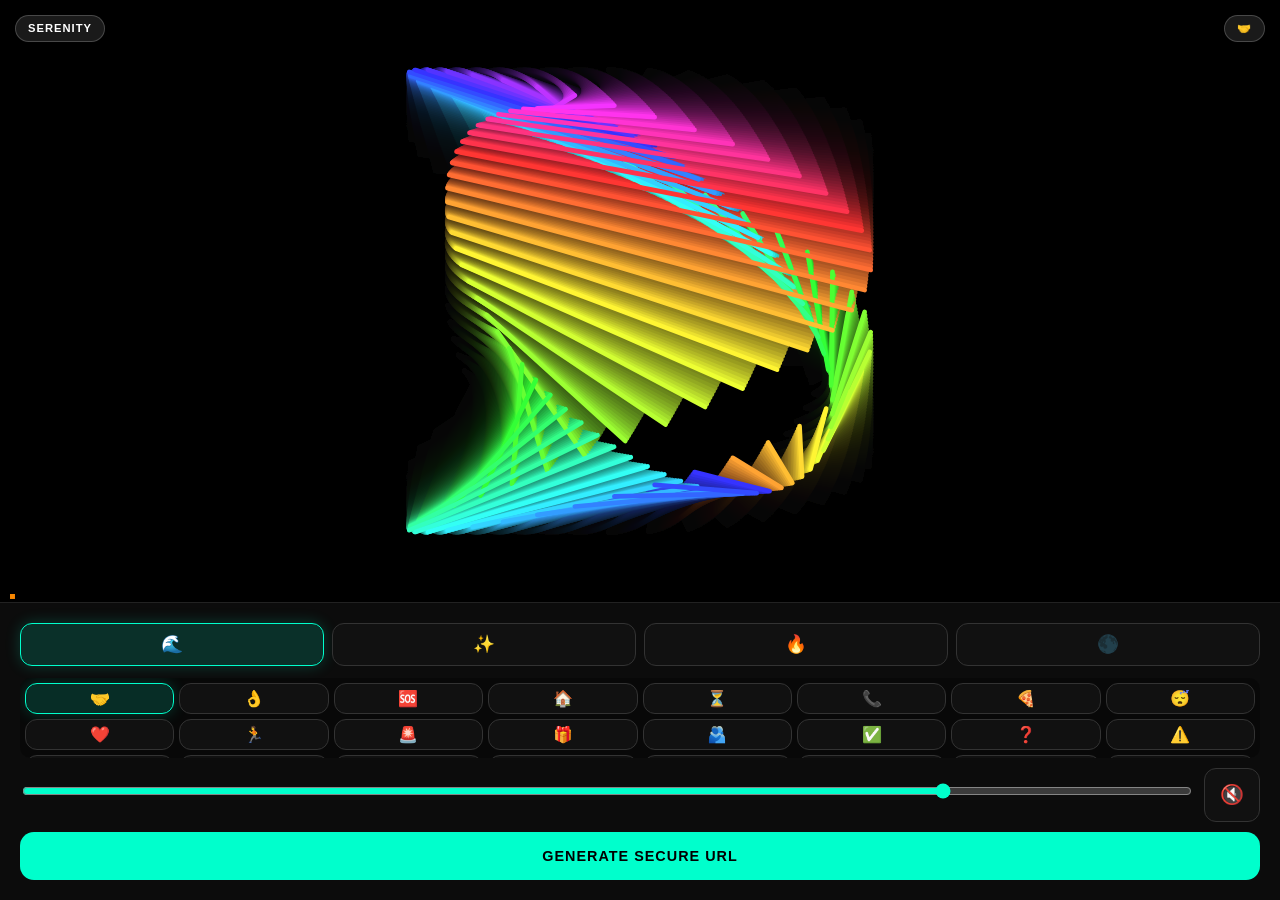
<file: index.html>
<!DOCTYPE html>
<html lang="en">

<head>
    <meta charset="UTF-8">
    <meta name="viewport" content="width=device-width, initial-scale=1.0, maximum-scale=1.0, user-scalable=no">
    <title>SilentSpeak | Supernova v6</title>
    <link rel="stylesheet" href="style.css">
</head>

<body>

    <div class="app-container">
        <!-- CREATE VIEW -->
        <section id="view-create" class="view active">
            <div class="canvas-wrapper">
                <canvas id="preview-canvas"></canvas>
                <div class="status-overlay">
                    <div class="mini-badge" id="badge-emo">SERENITY</div>
                    <div class="mini-badge" style="color:var(--accent)" id="badge-int">🤝</div>
                </div>
            </div>
            <div class="controls">
                <div class="grid">
                    <button class="emo-btn selected" data-emo="serenity">🌊</button>
                    <button class="emo-btn" data-emo="joy">✨</button>
                    <button class="emo-btn" data-emo="rage">🔥</button>
                    <button class="emo-btn" data-emo="grief">🌑</button>
                </div>
                <div class="emoji-grid" id="intent-picker"></div>

                <div style="display:flex; gap:10px; margin-bottom:10px;">
                    <input type="range" id="intensity" min="1" max="100" value="80"
                        style="flex-grow:1; accent-color:var(--accent)">
                    <button id="btn-sound" style="padding:5px 15px; font-size:1.2rem;" title="Toggle Sound">🔇</button>
                </div>

                <button id="goto-encrypt" class="primary-btn">GENERATE SECURE URL</button>
            </div>
        </section>

        <!-- ENCRYPT VIEW -->
        <section id="view-encrypt" class="view">
            <div class="controls" style="margin-top:auto; border-top:none;">
                <h3 style="margin-bottom:20px; text-align:center">Protect with Passphrase</h3>

                <div class="pass-display" id="disp-en"></div>
                <div class="pass-pad" id="pad-en"></div>

                <div style="text-align:center; margin-top:10px; opacity:0.7; font-size:0.8rem;">SELECT SECRET SIGIL
                </div>
                <div id="secret-picker" class="secret-grid"></div>

                <button id="do-encrypt" class="primary-btn" style="margin-top:15px;">LOCK &
                    CREATE</button>

                <div id="result-area" style="display:none; margin-top:20px;">
                    <input type="text" id="final-link" readonly style="color:var(--accent)">
                    <button id="copy-btn" style="width:100%; background:#fff; color:#000; font-weight:bold;">COPY
                        LINK</button>
                </div>
                <button onclick="switchView('create')"
                    style="width:100%; background:none; border:none; color:#555; margin-top:15px;">← BACK TO
                    CANVAS</button>
            </div>
        </section>

        <!-- DECRYPT VIEW -->
        <section id="view-decrypt" class="view">
            <div id="dec-input" class="controls" style="margin-top:auto;">
                <h2 style="text-align:center; margin-bottom:10px;">Unlock Visual</h2>
                <div class="pass-display" id="disp-de"></div>
                <div class="pass-pad" id="pad-de"></div>
                <button id="do-decrypt" class="primary-btn" style="margin-top:10px;">UNLOCK</button>
            </div>
            <div id="dec-output" style="display:none; height:100%; flex-direction:column;">
                <div class="canvas-wrapper">
                    <canvas id="view-canvas"></canvas>
                    <div class="status-overlay">
                        <div class="mini-badge" id="res-emo"></div>
                        <div class="mini-badge" id="res-int" style="color:var(--accent); font-size:1.2rem;"></div>
                    </div>
                </div>
                <button onclick="location.hash=''; location.reload();" class="primary-btn"
                    style="border-radius:0; background:#111; color:#fff;">NEW SESSION</button>
            </div>
        </section>
    </div>

    <div id="copy-toast">LINK COPIED!</div>
    <script src="app.js"></script>
</body>

</html>
</file>
<file: style.css>
:root {
    --bg: #000;
    --accent: #00ffcc;
    --glass: rgba(15, 15, 15, 0.85);
}

body,
html {
    background: var(--bg);
    color: #fff;
    font-family: -apple-system, BlinkMacSystemFont, "Segoe UI", Roboto, sans-serif;
    margin: 0;
    padding: 0;
    height: 100%;
    overflow: hidden;
}

.app-container {
    display: flex;
    flex-direction: column;
    height: 100vh;
    width: 100vw;
}

/* The Visual Window */
.canvas-wrapper {
    flex-grow: 1;
    position: relative;
    background: #000;
    overflow: hidden;
}

canvas {
    width: 100%;
    height: 100%;
    display: block;
}

/* FIXED: Small, clean labels instead of giant text */
.status-overlay {
    position: absolute;
    top: 15px;
    left: 15px;
    right: 15px;
    display: flex;
    justify-content: space-between;
    pointer-events: none;
}

.mini-badge {
    background: rgba(255, 255, 255, 0.1);
    backdrop-filter: blur(10px);
    padding: 6px 12px;
    border-radius: 20px;
    font-size: 0.7rem;
    letter-spacing: 1px;
    border: 1px solid rgba(255, 255, 255, 0.2);
    font-weight: bold;
    text-transform: uppercase;
}

/* UI Controls */
.controls {
    background: var(--glass);
    padding: 20px;
    border-top: 1px solid #222;
    backdrop-filter: blur(20px);
    z-index: 10;
    max-height: 80vh;
    overflow-y: auto;
}

.grid {
    display: grid;
    grid-template-columns: repeat(4, 1fr);
    gap: 8px;
    margin-bottom: 12px;
}

.emoji-grid {
    display: grid;
    grid-template-columns: repeat(8, 1fr);
    gap: 5px;
    max-height: 70px;
    overflow-y: auto;
    margin-bottom: 10px;
    padding: 5px;
    background: rgba(0, 0, 0, 0.3);
    border-radius: 10px;
}

button {
    background: #111;
    border: 1px solid #333;
    color: #fff;
    padding: 10px;
    border-radius: 12px;
    cursor: pointer;
    font-size: 1.1rem;
    transition: 0.2s;
}

button.selected {
    border-color: var(--accent);
    background: rgba(0, 255, 204, 0.15);
    box-shadow: 0 0 15px rgba(0, 255, 204, 0.2);
}

.primary-btn {
    width: 100%;
    background: var(--accent);
    color: #000;
    font-weight: 800;
    padding: 16px;
    border: none;
    border-radius: 14px;
    font-size: 0.9rem;
    cursor: pointer;
    letter-spacing: 1px;
}

input {
    width: 100%;
    padding: 12px;
    background: #050505;
    border: 1px solid #333;
    color: #fff;
    border-radius: 10px;
    margin-bottom: 10px;
    outline: none;
}

.view {
    display: none;
    height: 100%;
    flex-direction: column;
}

.view.active {
    display: flex;
}

#copy-toast {
    position: fixed;
    bottom: 100px;
    left: 50%;
    transform: translateX(-50%);
    background: var(--accent);
    color: #000;
    padding: 8px 20px;
    border-radius: 20px;
    font-size: 0.8rem;
    font-weight: bold;
    display: none;
    z-index: 100;
}

/* Emoji Pad & Secret Picker */
.pass-pad {
    display: grid;
    grid-template-columns: repeat(4, 1fr);
    gap: 8px;
    margin-bottom: 10px;
}

.pass-key {
    background: rgba(255, 255, 255, 0.05);
    border: 1px solid #333;
    font-size: 1.2rem;
    padding: 10px;
    border-radius: 8px;
    cursor: pointer;
}

.pass-key:active {
    background: var(--accent);
    color: #000;
}

.pass-display {
    background: #000;
    border: 1px solid #333;
    padding: 10px;
    margin-bottom: 10px;
    border-radius: 8px;
    letter-spacing: 5px;
    font-size: 1.2rem;
    min-height: 48px;
    display: flex;
    align-items: center;
    overflow-x: auto;
    color: var(--accent);
}

.secret-grid {
    display: flex;
    gap: 5px;
    overflow-x: auto;
    padding-bottom: 10px;
    margin-top: 10px;
}

.secret-opt {
    font-size: 1.5rem;
    padding: 5px;
    opacity: 0.5;
    cursor: pointer;
    background: none;
    border: none;
    transition: 0.2s;
}

.secret-opt.selected {
    opacity: 1;
    transform: scale(1.2);
    text-shadow: 0 0 10px #fff;
}
</file>
